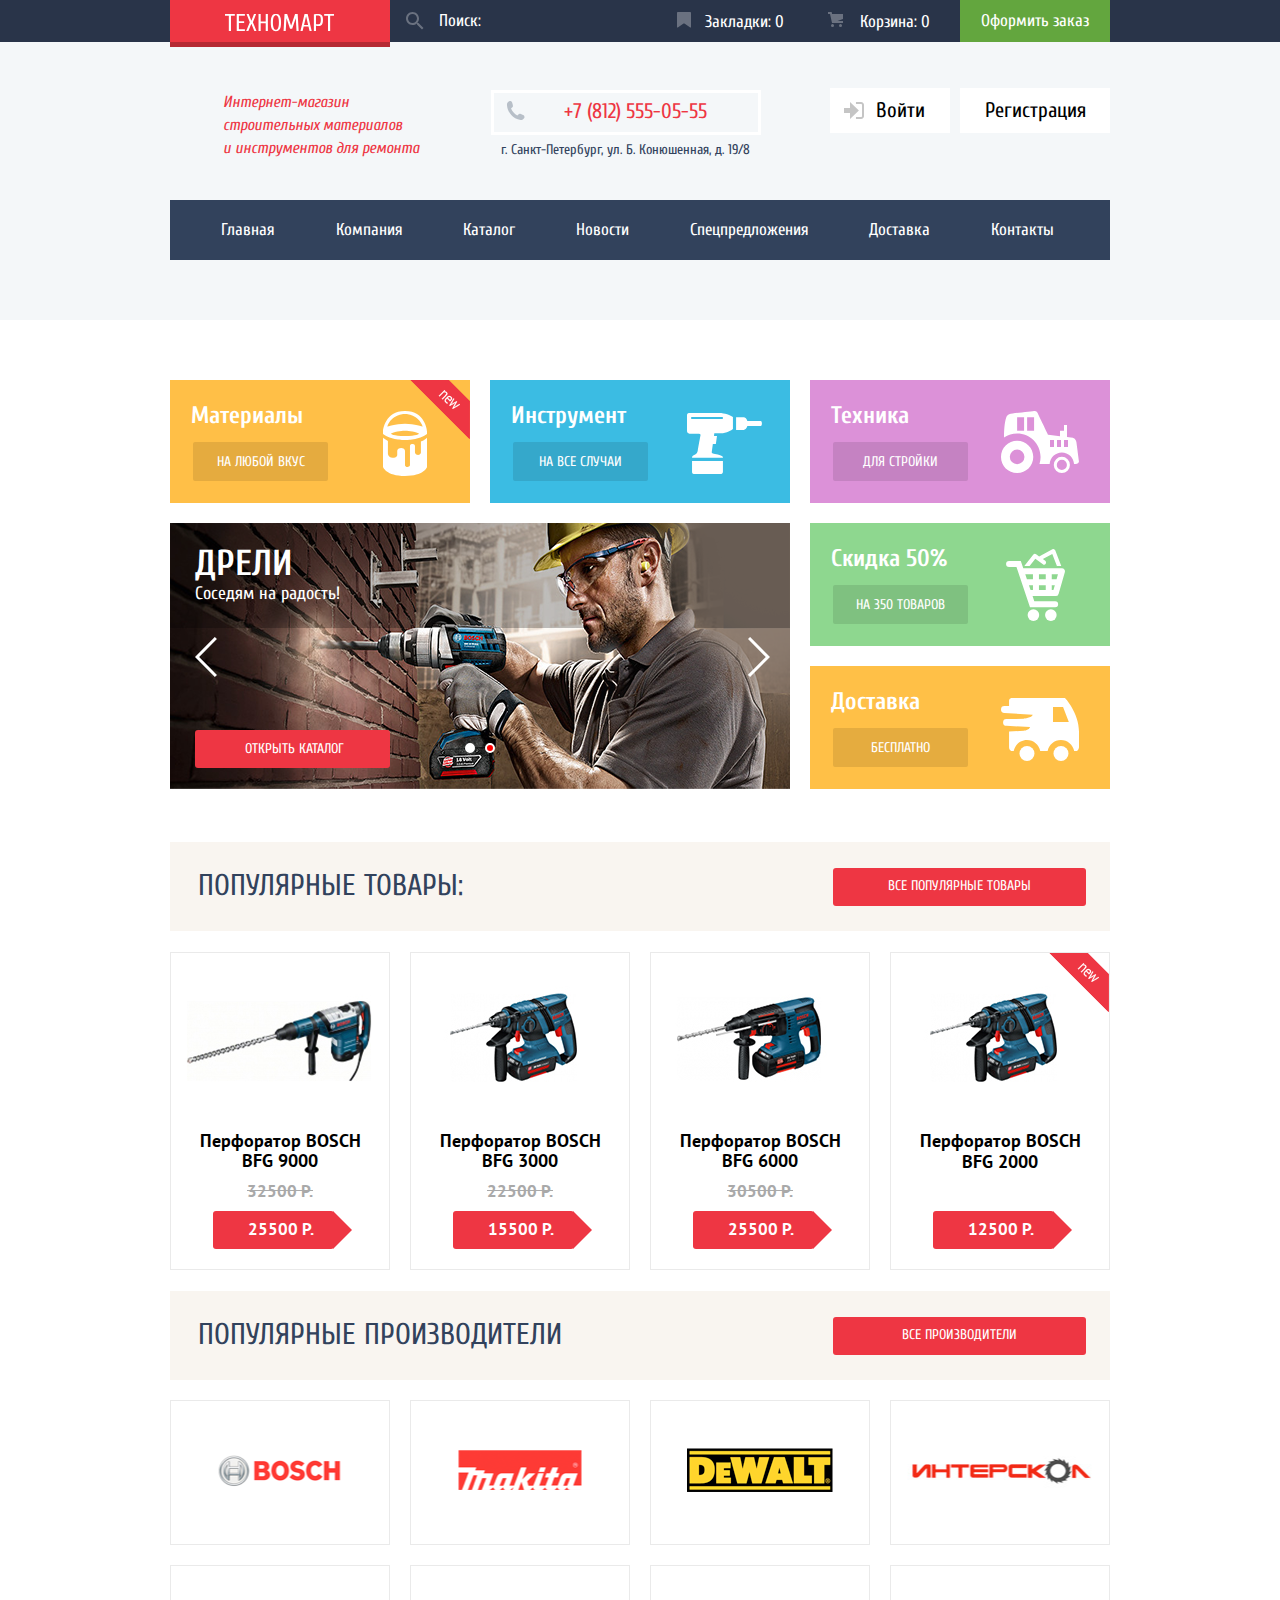
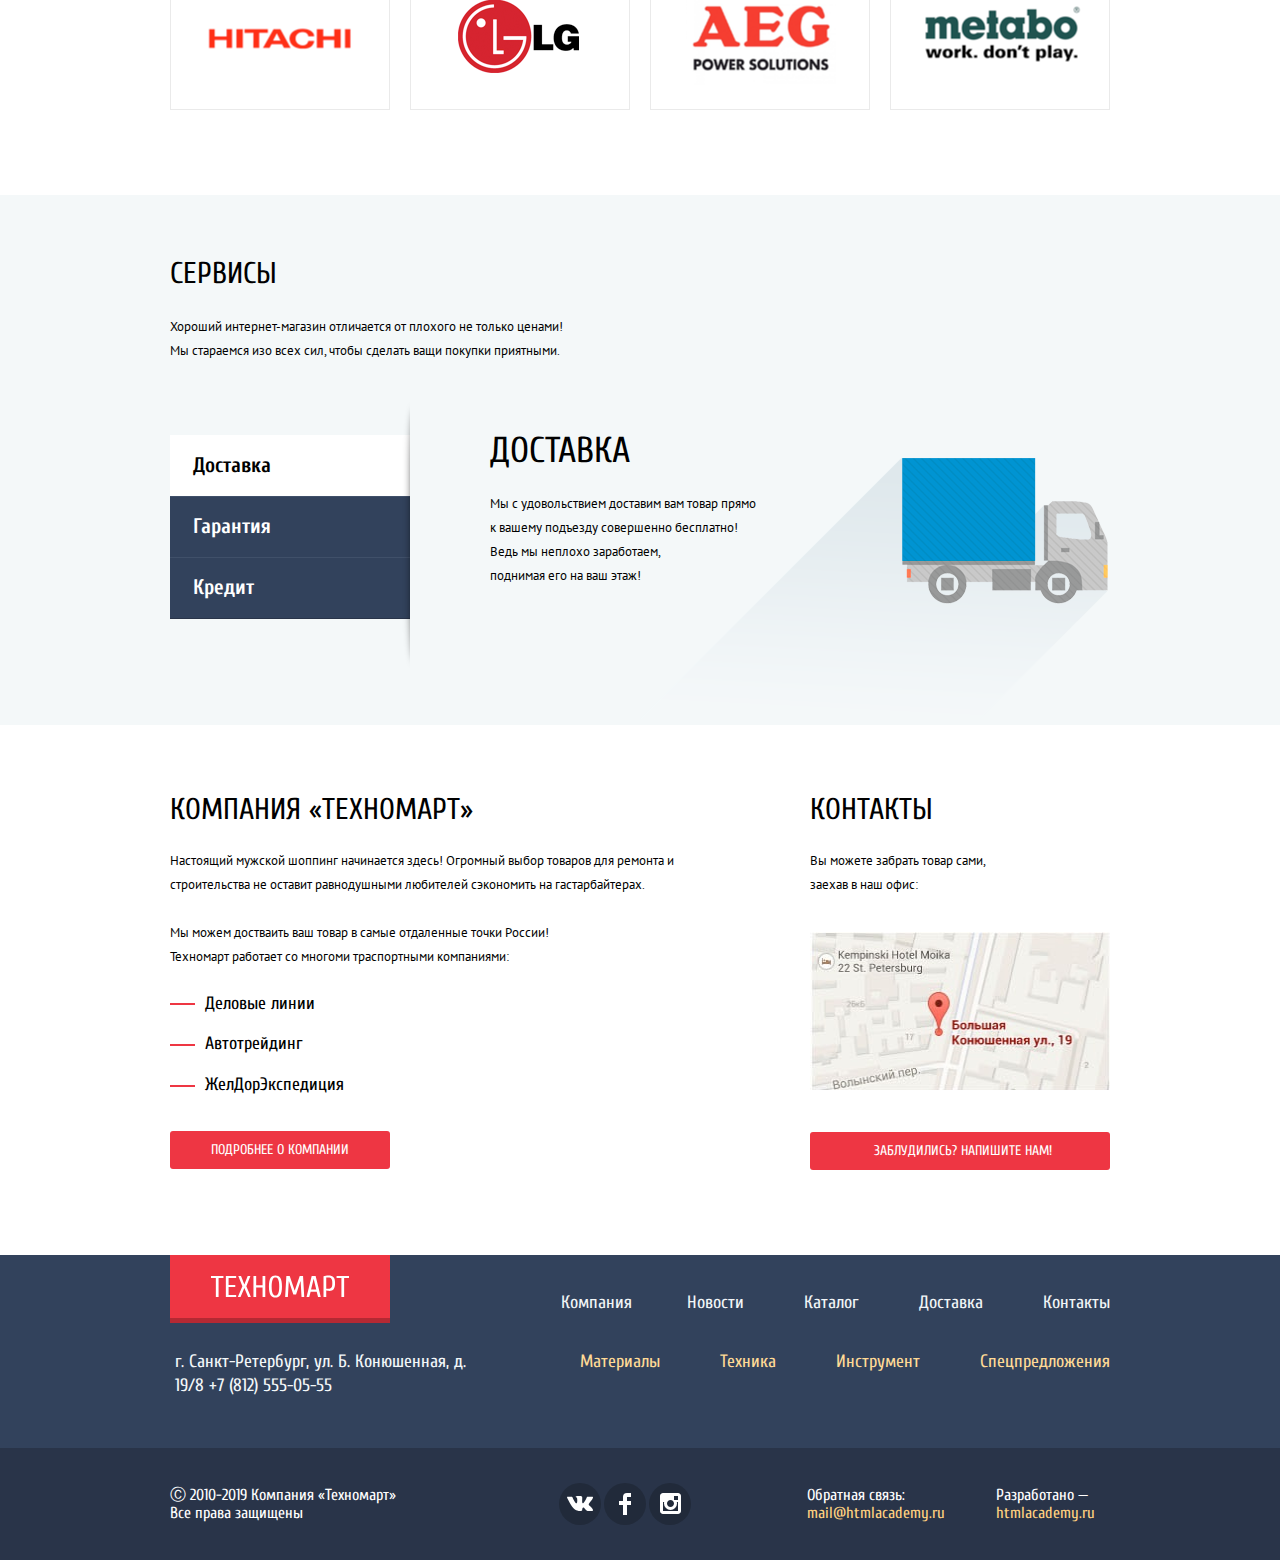
<file: index.html>
<!DOCTYPE html>
<html lang="ru">
<head>
  <meta charset="utf-8">
  <title>HTML Academy: Техномарт</title>
  <link rel="stylesheet" type="text/css" href="css/normalize.css">
  <link rel="stylesheet" type="text/css" href="css/main-mini.css">

  <link
    href="https://fonts.googleapis.com/css?family=Cuprum:400,400i,700,700i%7CPT+Sans:400,400i,700,700i&display=swap&subset=cyrillic"
    rel="stylesheet">
</head>
<body>

<header class="body-header">
  <section class="body-header-aid-panel">
    <div class="container aid-panel-wrapper">
      <a class="logo header-logo" href="index.html"><img width="109" height="19" src="img/logo-technomart.svg"
                                                         alt="logo"></a>
      <form class="body-header-search" action="#">
        <input type="search" class="search-field" id="search-field" placeholder="Поиск:">
        <label for="search-field">
          <span class="visually-hidden">Поле поиска</span>
          <svg xmlns="http://www.w3.org/2000/svg" width="24" height="24" viewBox="0 0 24 24">
            <path
              d="M15.5 14h-.79l-.28-.27C15.41 12.59 16 11.11 16 9.5 16 5.91 13.09 3 9.5 3S3 5.91 3 9.5 5.91 16 9.5 16c1.61 0 3.09-.59 4.23-1.57l.27.28v.79l5 4.99L20.49 19l-4.99-5zm-6 0C7.01 14 5 11.99 5 9.5S7.01 5 9.5 5 14 7.01 14 9.5 11.99 14 9.5 14z"/>
            <path d="M0 0h24v24H0z" fill="none"/>
          </svg>
        </label>
      </form>
      <a class="body-header-bookmark " href="#">Закладки: 0</a>
      <a class="body-header-basket " href="#">Корзина: 0</a>
      <a class="body-header-checkout" href="#">Оформить заказ</a>
    </div>
  </section>
  <section class="body-header-infologin container">
    <h1 class="visually-hidden">Интернет-магазин строительных материалов и инструментов для ремонта</h1>
    <div class="body-header-description">
      Интернет-магазин строительных материалов&#160;&#160; и инструментов для ремонта
    </div>
    <ul class="body-header-contacts">
      <li class="header-phone">
        <a href="#">+7 (812) 555-05-55</a>
      </li>
      <li class="header-address">г. Санкт-Петербург, ул. Б. Конюшенная, д. 19/8</li>
    </ul>
    <div class="head-user-navigation">
      <a class="head-login-link" href="#/">Войти</a>
      <a class="head-register-link" href="#/">Регистрация</a>
    </div>
  </section>

  <nav class="body-header-nav container">
    <ul>
      <li><a class="nav-link" href="#">Главная</a></li>
      <li><a class="nav-link" href="">Компания</a></li>
      <li><a class="nav-link" href="#">Каталог</a></li>
      <li><a class="nav-link" href="#">Новости</a></li>
      <li><a class="nav-link" href="#">Спецпредложения</a></li>
      <li><a class="nav-link" href="#">Доставка</a></li>
      <li><a class="nav-link" href="#">Контакты</a></li>
    </ul>
  </nav>

</header>
<main class="main-catalog">
  <section class="main-goods container">
    <h2 class="visually-hidden">Категории</h2>
    <ul class="categories-list-first-line">
      <li class="categories-materials">
        <h3 class="categories-h3">Материалы</h3>
        <a class="categories-a" href="#">на любой вкус</a>
      </li>
      <li class="categories-instruments">
        <h3 class="categories-h3">Инструмент</h3>
        <a class="categories-a" href="#">На все случаи</a>
      </li>
      <li class="categories-technic">
        <h3 class="categories-h3">Техника</h3>
        <a class="categories-a" href="#">Для стройки</a>
      </li>
    </ul>
    <ul class="categories-list-second-line">
      <li class="main-slideshow">
        <h2 class="visually-hidden">Избранные категории</h2>
        <button class="slider-button slider-left-button"><span class="visually-hidden">Влево</span></button>
        <button class="slider-button slider-right-button"><span class="visually-hidden">Влево</span></button>
        <div class="radios">
          <input class="radio-input1 visually-hidden" name="radions" type="radio" id="radio1">
          <label class="radio-style radio1" for="radio1"></label>
          <input class="radio-input2 visually-hidden" name="radions" type="radio" id="radio2" checked>
          <label class="radio-style radio2" for="radio2"></label>
        </div>
        <div class="slides">
          <div class="slide">
            <h3>Дрели</h3>
            <p>Соседям на радость!</p>
            <a class="red-button red-slide-button" href="catalog.html">открыть каталог</a>
          </div>
          <div class="slide">
            <h3>Перфораторы</h3>
            <p>Настоящие мужские игрушки</p>
            <a class="red-button red-slide-button" href="catalog.html" tabindex="-1">открыть каталог</a>
          </div>
        </div>
      </li>
      <li class="main-features">
        <ul class="features-list">
          <li class="feature-discount">
            <h3 class="categories-h3">Скидка 50%</h3>
            <a class="categories-a" href="#">На 350 товаров</a>
          </li>
          <li class="feature-free-delivery">
            <h3 class="categories-h3">Доставка</h3>
            <a class="categories-a" href="#">Бесплатно</a>
          </li>
        </ul>
      </li>
    </ul>
  </section>

  <section class="popular-items-section container">
    <h2 class="visually-hidden">Популярыне товары</h2>
    <div class="popular-items">
      <h3>Популярные товары:</h3>
      <a class="red-button red-button-popular" href="#">Все популярные товары</a>
    </div>
    <ul class="main-popular-items">
      <li class="item-card">
        <img src="img/perforator_3.png" width="218" height="170" alt="Перфоратор BOSCH BFG 9000">
        <div class="links-container">
          <a href="#" class="buy-button" tabindex="-1">Купить</a>
          <button class="bookmark-button" type="button" tabindex="-1">В закладки</button>
        </div>

        <h3>Перфоратор BOSCH BFG 9000</h3>
        <p>
          32500 Р.
        </p>
        <a class="red-button price-button" href="#">25500 P.</a>
      </li>
      <li class="item-card">
        <img src="img/perforator_1.png" alt="Перфоратор BOSCH BFG 3000" width="218" height="170">
        <div class="links-container">
          <a href="#" class="buy-button" tabindex="-1">Купить</a>
          <button class="bookmark-button" type="button" tabindex="-1">В закладки</button>
        </div>
        <h3>Перфоратор BOSCH BFG 3000</h3>
        <p>
          22500 Р.
        </p>
        <a class="red-button price-button" href="#">15500 Р.</a>
      </li>
      <li class="item-card">
        <img src="img/drill2.png" alt="Перфоратор BOSCH BFG 6000" height="170" width="218">
        <div class="links-container">
          <a href="#" class="buy-button" tabindex="-1">Купить</a>
          <button class="bookmark-button" type="button" tabindex="-1">В закладки</button>
        </div>
        <h3>Перфоратор BOSCH BFG 6000</h3>
        <p>
          30500 Р.
        </p>
        <a class="red-button price-button" href="#">25500 P.</a>
      </li>
      <li class="item-card no-discount new-item">
        <img src="img/perforator_1.png" alt="Фото товара" width="218" height="170">
        <div class="links-container">
          <a href="#" class="buy-button" tabindex="-1">Купить</a>
          <button class="bookmark-button" type="button" tabindex="-1">В закладки</button>
        </div>
        <h3>Перфоратор BOSCH BFG 2000</h3>
        <a class="red-button price-button" href="#">12500 P.</a>
      </li>
    </ul>
  </section>
  <section class="container">
    <h2 class="visually-hidden">Производители</h2>
    <div class="popular-items">
      <h3>Популярные производители</h3>
      <a class="red-button red-button-popular" href="#">Все производители</a>
    </div>

    <ul class="main-items-prodicers-list">
      <li class="main-items-prodicers-list-line"><a href="#"><img src="img/bosch.png" width="126" height="37"
                                                                  alt="Bosch"></a></li>
      <li class="main-items-prodicers-list-line"><a href="#"><img src="img/makita.png" width="123" height="40"
                                                                  alt="Makita"></a></li>
      <li class="main-items-prodicers-list-line"><a href="#"><img src="img/dewalt.png" width="146" height="44"
                                                                  alt="DeWALT"></a></li>
      <li class="main-items-prodicers-list-line"><a href="#"><img src="img/interskol.png" width="200" height="88"
                                                                  alt="Интерскол"></a></li>
      <li class="main-items-prodicers-list-line"><a href="#"><img src="img/hitachi.png" width="169" height="31"
                                                                  alt="Hitachi"></a></li>
      <li class="main-items-prodicers-list-line"><a href="#"><img src="img/lg.png" width="121" height="73" alt="LG"></a>
      </li>
      <li class="main-items-prodicers-list-line"><a href="#"><img src="img/aeg.png" width="151" height="96"
                                                                  alt="AEG"></a></li>
      <li class="main-items-prodicers-list-line"><a href="#"><img src="img/metabo.png" width="204" height="69"
                                                                  alt="Metabo"></a></li>
    </ul>
  </section>
  <section class="main-services-delivery">
    <div class="service-wrapper container">
      <h2>Сервисы</h2>
      <p>Хороший интернет-магазин отличается от плохого не только ценами!
        Мы стараемся изо всех сил, чтобы сделать ващи покупки приятными.
      </p>
      <input class="radio-credit visually-hidden" name="services-radio" type="radio" id="credit-radio" tabindex="-1">
      <input class="radio-delivery visually-hidden" name="services-radio" type="radio" id="delivery-radio" checked
             tabindex="-1">
      <input class="radio-guarantee visually-hidden" name="services-radio" type="radio" id="guarantee-radio"
             tabindex="-1">
      <ul class="multi-choice-content">
        <li>
          <div class="service-radios">

            <label class="radio-service delivery-radio-lbl" for="delivery-radio" tabindex="1">Доставка</label>

            <label class="radio-service guarantee-radio-lbl" for="guarantee-radio" tabindex="1">Гарантия</label>

            <label class="radio-service credit-radio-lbl" for="credit-radio" tabindex="1">Кредит</label>
          </div>
        </li>
        <li class="main-services-desc">
          <div class="main-services-desc-wrapper">
            <div class="delivery">
              <h3 class="h-header">Доставка</h3>
              <p class="p-content">
                Мы с удовольствием доставим вам товар прямо<br> к вашему подъезду совершенно бесплатно!
                &#160; &#160; &#160; Ведь мы неплохо заработаем,<br> поднимая его на ваш этаж!
              </p>
            </div>

            <div class="guarantee">
              <h3 class="h-header">Гарантия</h3>
              <p class="p-content">
                Если купленный у нас товар поломается или заискрит,<br>
                а также в случае пожара, спровоцированного его возгаранием, вы всегда можете быть уверены в нашей
                гарантии. Мы обменяем сгоревший товар на новый.<br>
                Дом уж восстановите как-нибудь сами.
              </p>
            </div>
            <div class="credit">
              <h3 class="h-header">Кредит</h3>
              <p class="p-content">
                Залезть в долговую яму стало проще!<br>
                Кредитные консультанты придут вам на помощь.
              </p>
            </div>
          </div>
        </li>
      </ul>
    </div>
  </section>
  <section class="main-about-us container">
    <h2 class="visually-hidden">О нас</h2>
    <div class="main-about-us-and-contacts">
      <div class="about-us">
        <h3>Компания &laquo;Техномарт&raquo;</h3>
        <p class="about-us-p">
          Настоящий мужской шоппинг начинается здесь!
          Огромный выбор товаров для ремонта и строительства не оставит равнодушными любителей сэкономить на
          гастарбайтерах.

        </p>
        <p class="about-us-p">
          Мы можем достваить ваш товар в самые отдаленные точки России!
          Техномарт работает со многоми траспортными компаниями:
        </p>
        <ul class="main-about-us-cplist">
          <li>
            <div class="red-line"></div>
            <span>Деловые линии</span>
          </li>
          <li>
            <div class="red-line"></div>
            <span>Автотрейдинг</span>
          </li>
          <li>
            <div class="red-line"></div>
            <span>ЖелДорЭкспедиция</span>
          </li>
        </ul>
        <a class="red-button about-us-button" href="#">Подробнее о компании</a>
      </div>
      <div class="contacts">
        <h3>Контакты</h3>
        <p class="about-us-p">Вы можете забрать товар сами, заехав в наш офис:</p>

        <a class="small-map"
           href="https://www.google.com/maps/place/%D0%91%D0%BE%D0%BB%D1%8C%D1%88%D0%B0%D1%8F+%D0%9A%D0%BE%D0%BD%D1%8E%D1%88%D0%B5%D0%BD%D0%BD%D0%B0%D1%8F+%D1%83%D0%BB.,+19%2F8,+%D0%A1%D0%B0%D0%BD%D0%BA%D1%82-%D0%9F%D0%B5%D1%82%D0%B5%D1%80%D0%B1%D1%83%D1%80%D0%B3,+191186/@59.9387165,30.3208587,17z/data=!3m1!4b1!4m5!3m4!1s0x4696310fca145cc1:0x42b32648d8238007!8m2!3d59.9387165!4d30.3230474"><img
          width="300" height="158" class="contacts-map" src="img/address-map.jpg" alt="Карта"></a>

        <a class="red-button write-us-red-button" href="form.html">Заблудились? Напишите нам!</a>

      </div>
    </div>

    <div class="modal-map">
      <button class="write-us-close" tabindex="-1"><span class="visually-hidden">Закрыть</span></button>

    </div>
  </section>
</main>

<footer class="main-footer">
  <section class="footer-bottom-links">
    <div class="footer-bottom-links-wrapper container">
      <div class="first-links-block">
        <a class="logo" href="index.html"><img width="138" height="23" src="img/logo-technomart.svg" alt="logo"></a>
        <ul class="footer-links-block-1">
          <li class="footer-links-block-1-line"><a href="#">Компания</a></li>
          <li class="footer-links-block-1-line"><a href="#">Новости</a></li>
          <li class="footer-links-block-1-line"><a href="#">Каталог</a></li>
          <li class="footer-links-block-1-line"><a href="#">Доставка</a></li>
          <li class="footer-links-block-1-line"><a href="#">Контакты</a></li>

        </ul>
      </div>
      <div class="second-links-block">
        <p>г. Санкт-Ретербург, ул. Б. Конюшенная, д. 19/8
          +7 (812) 555-05-55
        </p>
        <ul class="footer-links-block-2">
          <li class="footer-links-block-2-line"><a class="materialy" href="#">Материалы</a></li>
          <li class="footer-links-block-2-line"><a href="#">Техника</a></li>
          <li class="footer-links-block-2-line"><a href="#">Инструмент</a></li>
          <li class="footer-links-block-2-line"><a href="#">Спецпредложения</a></li>
        </ul>
      </div>
    </div>
  </section>


  <section class="footer-rights-block container">
    <p>
      &#9400; 2010-2019 Компания &laquo;Техномарт&raquo;
      Все права защищены
    </p>

    <ul class="footer-social">
      <li><span class="visually-hidden">Вконтакте</span> <a class="social-button vk" href=""> </a></li>
      <li><span class="visually-hidden">Фейсбук</span><a class="social-button fb" href=""></a></li>
      <li><span class="visually-hidden">Инстаграм</span><a class="social-button insta" href=""></a></li>
    </ul>
    <ul class="footer-feedback">
      <li>
        <b>Обратная связь:</b>
        <a class="feedback-link" href="mailto:mail@htmlacademy.ru">mail@htmlacademy.ru</a>
      </li>
      <li>
        <b>Разработано —</b>
        <a class="feedback-link" href="https://htmlacademy.ru/intensive/htmlcss">htmlacademy.ru</a>
      </li>

    </ul>
  </section>
</footer>

<section class="window-write-us">
  <button class="write-us-close" tabindex="-1"><span class="visually-hidden">Закрыть</span></button>
  <div class="white-us-header">

    <p class="block-input">
      <label for="write-us-form-name">Ваше имя:</label>
      <input type="text" name="write-us-name" placeholder="Имя Фамилия" id="write-us-form-name"
             tabindex="-1">
    </p>
    <p class="block-input">
      <label for="write-us-form-email">Ваш e-mail:</label>
      <input type="email" name="write-us-email" placeholder="email@example.com" id="write-us-form-email"
             tabindex="-1">
    </p>

  </div>
  <p class="block-textarea">
    <label for="write-us-message">Текст письма:</label>
    <textarea name="write-us-message" placeholder="В свободной форме" id="write-us-message" tabindex="-1"></textarea>
  </p>
  <p class="block-button">
    <button type="submit" class="red-button white-us-button" tabindex="-1">Отправить</button>
  </p>

</section>

<script type="text/javascript" src="js/script-mini.js"></script>
</body>

</html>
</file>
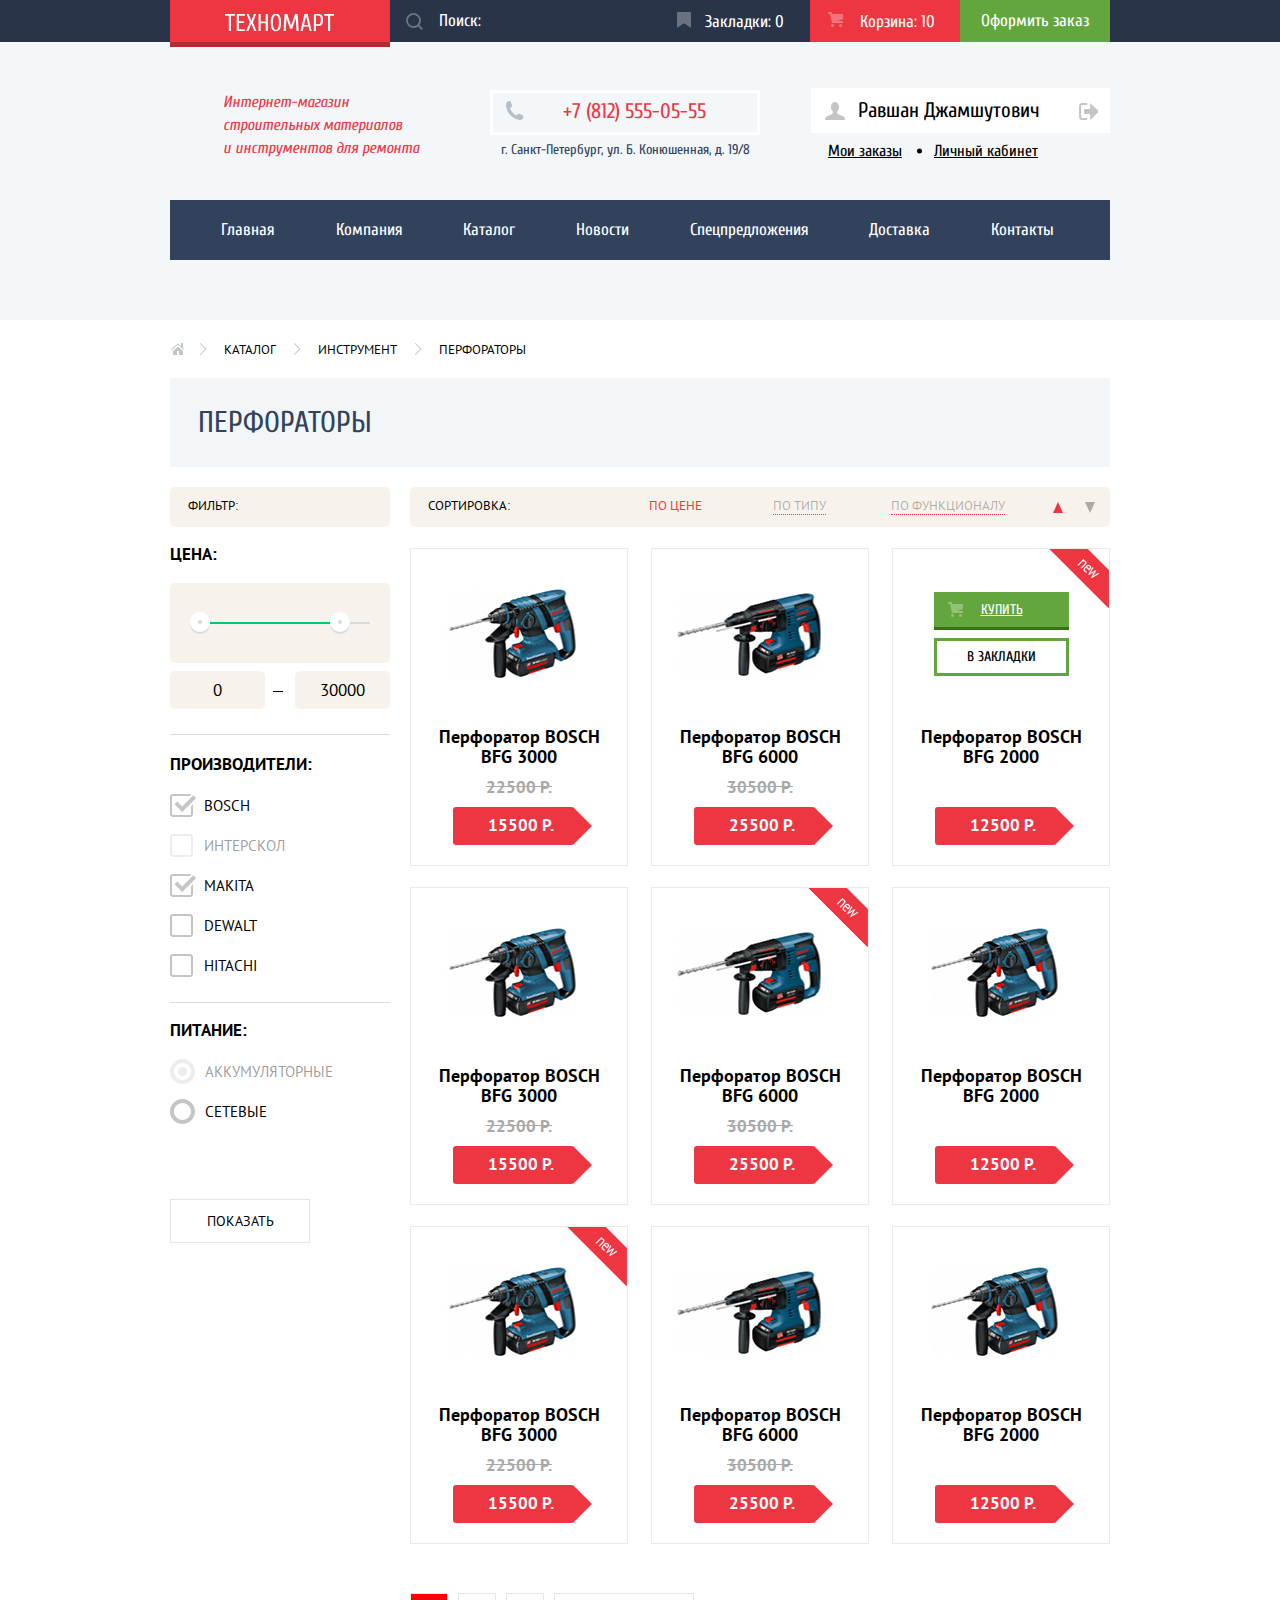
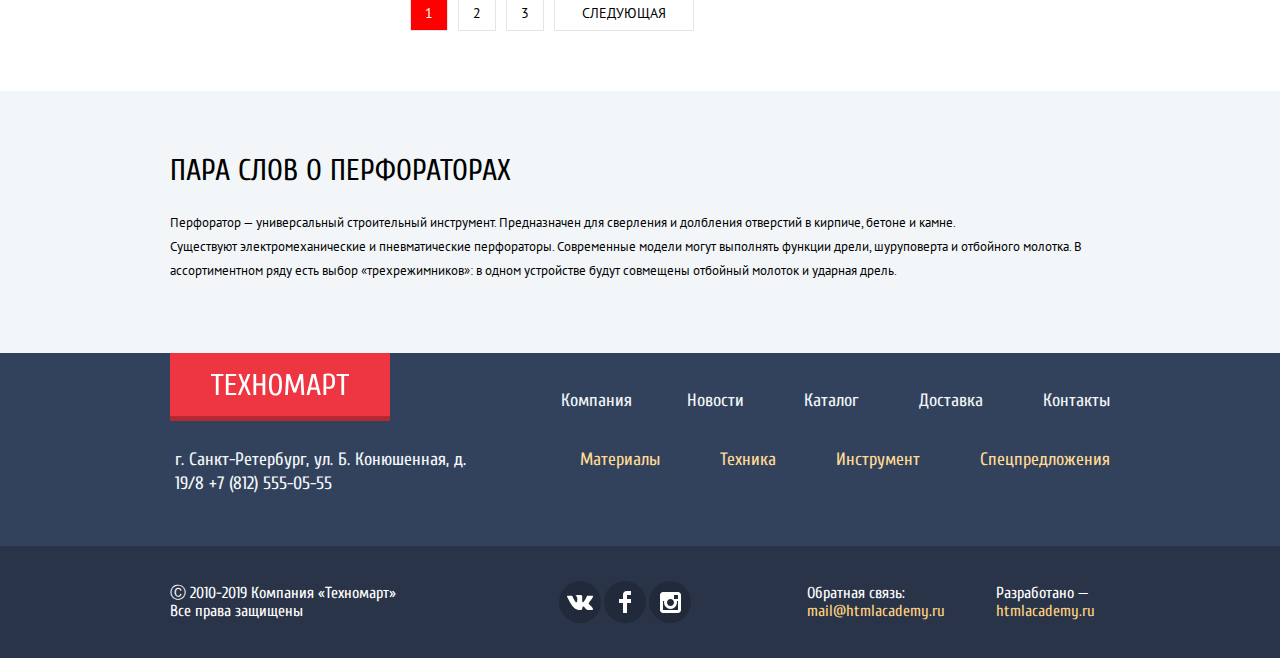
<file: catalog.html>
<!DOCTYPE html>
<html lang="en">
<head>
  <meta charset="UTF-8">
  <title>Технопарк-каталог</title>
  <link rel="stylesheet" type="text/css" href="css/normalize.css">
  <link rel="stylesheet" type="text/css" href="css/main-mini.css">

  <link
    href="https://fonts.googleapis.com/css?family=Cuprum:400,400i,700,700i%7CPT+Sans:400,400i,700,700i&display=swap&subset=cyrillic"
    rel="stylesheet">

</head>
<body>

<header class="body-header">
  <section class="body-header-aid-panel">
    <div class="container aid-panel-wrapper">

      <a class="logo header-logo" href="index.html"><img width="109" height="19" src="img/logo-technomart.svg"
                                                         alt="logo"></a>
      <form class="body-header-search" action="#">
        <input type="search" class="search-field" id="search-field" placeholder="Поиск:">
        <label for="search-field">
          <span class="visually-hidden">Поле поиска</span>
          <svg xmlns="http://www.w3.org/2000/svg" width="17" height="17" viewBox="0 0 17 17">
            <path
              d="M17 15.586l-3.542-3.542A7.465 7.465 0 0 0 15 7.5 7.5 7.5 0 1 0 7.5 15c1.71 0 3.282-.579 4.544-1.542L15.586 17 17 15.586zM2 7.5C2 4.467 4.467 2 7.5 2 10.532 2 13 4.467 13 7.5c0 3.032-2.468 5.5-5.5 5.5A5.506 5.506 0 0 1 2 7.5z"/>
          </svg>
        </label>
      </form>
      <a class="body-header-bookmark " href="#">Закладки: 0</a>
      <a class="body-header-basket body-header-basket-fill" href="#">Корзина: 10</a>

      <a class="body-header-checkout" href="#">Оформить заказ</a>
    </div>
  </section>
  <section class="body-header-infologin container">
    <h1 class="visually-hidden">Интернет-магазин строительных материалов и инструментов для ремонта</h1>
    <div class="body-header-description">
      Интернет-магазин строительных материалов&#160;&#160; и инструментов для ремонта
    </div>
    <ul class="body-header-contacts">
      <li class="header-phone">
        <a href="tel:78125550555">+7 (812) 555-05-55</a>
      </li>
      <li class="header-address">г. Санкт-Петербург, ул. Б. Конюшенная, д. 19/8</li>
    </ul>
    <div class="head-user-navigation head-user-navigation-catalog">
      <a class="head-login-link head-login-link-catalog" href="index.html">Равшан Джамшутович</a>
      <a class="logout-link" href="index.html"><span class="visually-hidden">Выйти</span></a>
      <ul>
        <li class="head-user-navigation-catalog-lines"><a href="#">Мои заказы</a></li>
        <li class="head-user-navigation-catalog-lines"><a href="#">Личный кабинет</a></li>

      </ul>
    </div>
  </section>

  <nav class="body-header-nav container">
    <ul>
      <li><a class="nav-link" href="#">Главная</a></li>
      <li><a class="nav-link" href="">Компания</a></li>
      <li><a class="nav-link" href="#">Каталог</a></li>
      <li><a class="nav-link" href="#">Новости</a></li>
      <li><a class="nav-link" href="#">Спецпредложения</a></li>
      <li><a class="nav-link" href="#">Доставка</a></li>
      <li><a class="nav-link" href="#">Контакты</a></li>

    </ul>
  </nav>
</header>
<main class="main-catalog">
  <div class="main-catalog-items-filter container">
    <div class="main-catalog-navigation-block container">
      <ul class="main-catalog-navigation-links">
        <li><span class="visually-hidden">На Главную</span><a href="index.html"></a></li>
        <li>
          <a href="#">Каталог</a>
        </li>
        <li>
          <a href="#">Инструмент</a>
        </li>
        <li>
          <a href="#">Перфораторы</a>
        </li>

      </ul>
    </div>
    <div class="main-header-block">
      <h2>Перфораторы</h2>
    </div>

    <section class="items-filter">
      <h2 class="filter-header">Фильтр:</h2>
      <form class="items-filter-form">
        <h3 class="filter-headers filter-price-h">Цена:</h3>
        <ul class="filter-price">
          <li class="range-box">
            <ul class="range-toggle">
              <li></li>
              <li></li>
            </ul>
          </li>
          <li class="filter-first-price"><input name="first-filter-price" type="text" value="0"></li>
          <li class="filter-second-price"><input name="second-filter-price" type="text" value="30000"></li>

        </ul>
        <h3 class="filter-headers">Производители:</h3>
        <ul class="producers-list">
          <li>
            <input class="visually-hidden" type="checkbox" name="filter-checkbox-bosh" value="BOSH" id="bosh-checkbox"
                   checked>
            <label for="bosh-checkbox" class="checkbox-filter bosh">BOSСH</label>
          </li>
          <li>
            <input class="visually-hidden" type="checkbox" value="ИНТЕРСКОЛ" name="filter-checkbox-inter"
                   id="inter-checkbox" disabled>
            <label for="inter-checkbox" class="checkbox-filter interskol">ИНТЕРСКОЛ</label>
          </li>
          <li>
            <input class="visually-hidden" type="checkbox" value="MAKITA" name="filter-checkbox-makita"
                   id="makita-checkbox" checked>
            <label class="checkbox-filter makita" for="makita-checkbox">MAKITA</label>
          </li>
          <li>
            <input class="visually-hidden" type="checkbox" value="DEWALT" name="filter-checkbox-dewalt"
                   id="dewalt-checkbox">
            <label class="checkbox-filter dewalt" for="dewalt-checkbox">DEWALT</label>
          </li>
          <li>
            <input class="visually-hidden" type="checkbox" value="HITACHI" name="filter-checkbox-hitachi"
                   id="hitachi-checkbox">
            <label class="checkbox-filter hitachi" for="hitachi-checkbox">HITACHI</label>
          </li>
        </ul>
        <h3 class="filter-headers filter-food-h">Питание:</h3>
        <ul class="items-filter-form-charge-list">
          <li>
            <input class="visually-hidden" type="radio" id="radio-akum" name="items-radio" value="АККУМУЛЯТОРНОЕ"
                   checked disabled>
            <label class="radio-filter battery" for="radio-akum">АККУМУЛЯТОРНЫЕ</label>
          </li>
          <li>
            <input class="visually-hidden" type="radio" id="radio-dial" name="items-radio" value="СЕТЕВОЕ">
            <label class="radio-filter dial" for="radio-dial">СЕТЕВЫЕ</label>
          </li>
        </ul>
        <button class="filter-button" type="submit">ПОКАЗАТЬ</button>
      </form>

    </section>
    <section class="items">
      <div class="sorting-panel">
        <h2>Сортировка:</h2>
        <ul>
          <li class="sorting-panel-item">
            <a href="#" class="sort-button clicked-button">по цене</a>
          </li>
          <li class="sorting-panel-item">
            <a href="#" class="sort-button">по типу</a>
          </li>
          <li class="sorting-panel-item">
            <a href="#" class="sort-button"> по функционалу</a>
          </li>
          <li class="sorting-panel-item">
            <a class="triangle-button clicked-triangle"><span
              class="visually-hidden">Сортировка по возрастанию</span></a>
            <a class="triangle-button"><span class="visually-hidden">Сортировка по убыванию</span></a>
          </li>
        </ul>
      </div>

      <ul class="main-popular-items items-list">
        <li class="item-card">
          <img src="img/perforator_1.png" alt="Фото товара" width="218" height="170">
          <div class="links-container">
            <a href="#" class="buy-button" tabindex="-1">Купить</a>
            <button class="bookmark-button" type="button" tabindex="-1">В закладки</button>
          </div>
          <h3>Перфоратор BOSCH BFG 3000</h3>
          <p>
            22500 Р.
          </p>
          <a class="red-button price-button" href="#">15500 P.</a>
        </li>
        <li class="item-card">
          <img src="img/perforator_2.png" width="218" height="170" alt="Перфоратор BOSCH BFG 6000">
          <div class="links-container">
            <a href="#" class="buy-button" tabindex="-1">Купить</a>
            <button class="bookmark-button" type="button" tabindex="-1">В закладки</button>
          </div>
          <h3>Перфоратор BOSCH BFG 6000</h3>
          <p>
            30500 Р.
          </p>
          <a class="red-button price-button" href="#">25500 Р.</a>
        </li>
        <li class="item-card new-item no-discount active-links-container">
          <img src="img/perforator_2.png" alt="Фото товара" width="218" height="170">
          <div class="links-container">
            <a href="#" class="buy-button" tabindex="-1">Купить</a>
            <button class="bookmark-button" type="button" tabindex="-1">В закладки</button>
          </div>
          <h3>Перфоратор BOSCH BFG 2000</h3>
          <a class="red-button price-button" href="#">12500 P.</a>
        </li>
        <li class="item-card ">
          <img src="img/perforator_1.png" alt="Фото товара" width="218" height="170">
          <div class="links-container">
            <a href="#" class="buy-button" tabindex="-1">Купить</a>
            <button class="bookmark-button" type="button" tabindex="-1">В закладки</button>
          </div>
          <h3>Перфоратор BOSCH BFG 3000</h3>
          <p>
            22500 Р.
          </p>
          <a class="red-button price-button" href="#">15500 P.</a>
        </li>
        <li class="item-card new-item">
          <img src="img/perforator_2.png" alt="Фото товара" width="218" height="170">
          <div class="links-container">
            <a href="#" class="buy-button" tabindex="-1">Купить</a>
            <button class="bookmark-button" type="button" tabindex="-1">В закладки</button>
          </div>
          <h3>Перфоратор BOSCH BFG 6000</h3>
          <p>
            30500 Р.
          </p>
          <a class="red-button price-button" href="#">25500 Р.</a>
        </li>
        <li class="item-card no-discount ">
          <img src="img/perforator_1.png" alt="Перфоратор BOSCH BFG 2000" width="218" height="170">
          <div class="links-container">
            <a href="#" class="buy-button" tabindex="-1">Купить</a>
            <button class="bookmark-button" type="button" tabindex="-1">В закладки</button>
          </div>
          <h3>Перфоратор BOSCH BFG 2000</h3>
          <a class="red-button price-button" href="#">12500 P.</a>
        </li>
        <li class="item-card new-item">
          <img src="img/perforator_1.png" alt="Фото товара" width="218" height="170">
          <div class="links-container">
            <a href="#" class="buy-button" tabindex="-1">Купить</a>
            <button class="bookmark-button" type="button" tabindex="-1">В закладки</button>
          </div>
          <h3>Перфоратор BOSCH BFG 3000</h3>
          <p>
            22500 Р.

          </p>
          <a class="red-button price-button" href="#">15500 P.</a>
        </li>
        <li class="item-card">
          <img src="img/perforator_2.png" alt="Фото товара" width="218" height="170">
          <div class="links-container">
            <a href="#" class="buy-button" tabindex="-1">Купить</a>
            <button class="bookmark-button" type="button" tabindex="-1">В закладки</button>
          </div>
          <h3>Перфоратор BOSCH BFG 6000</h3>

          <p>
            30500 Р.
          </p>
          <a class="red-button price-button" href="#">25500 Р.</a>
        </li>
        <li class="item-card no-discount">
          <img src="img/perforator_1.png" alt="Фото товара" width="218" height="170">
          <div class="links-container">
            <a href="#" class="buy-button" tabindex="-1">Купить</a>
            <button class="bookmark-button" type="button" tabindex="-1">В закладки</button>
          </div>
          <h3>Перфоратор BOSCH BFG 2000</h3>
          <a class="red-button price-button" href="#">12500 P.</a>
        </li>
      </ul>
      <ul class="item-pages">
        <li class="item-pages-line catalog-current-page"><a href="">1</a></li>
        <li class="item-pages-line"><a href="">2</a></li>
        <li class="item-pages-line"><a href="">3</a></li>
        <li class="item-pages-line"><a href="">Следующая</a></li>
      </ul>
    </section>
  </div>

  <section class="goods-description">
    <div class="goods-description-wrapper container">
      <h2>ПАРА СЛОВ О ПЕРФОРАТОРАХ </h2>
      <p>

        Перфоратор — универсальный строительный инструмент. Предназначен для сверления и долбления отверстий в кирпиче,
        бетоне и камне.<br>
        Существуют электромеханические и пневматические перфораторы. Современные модели могут выполнять функции дрели,
        шуруповерта и отбойного молотка. В ассортиментном ряду есть выбор «трехрежимников»: в одном устройстве будут
        совмещены отбойный молоток и ударная дрель.</p>

    </div>
  </section>
</main>

<footer class="main-footer">
  <section class="footer-bottom-links">
    <div class="footer-bottom-links-wrapper container">
      <div class="first-links-block">
        <a class="logo" href="index.html"><img width="138" height="23" src="img/logo-technomart.svg" alt="logo"></a>
        <ul class="footer-links-block-1">
          <li class="footer-links-block-1-line"><a href="#">Компания</a></li>
          <li class="footer-links-block-1-line"><a href="#">Новости</a></li>
          <li class="footer-links-block-1-line"><a href="#">Каталог</a></li>
          <li class="footer-links-block-1-line"><a href="#">Доставка</a></li>
          <li class="footer-links-block-1-line"><a href="#">Контакты</a></li>
        </ul>
      </div>
      <div class="second-links-block">
        <p>г. Санкт-Ретербург, ул. Б. Конюшенная, д. 19/8
          +7 (812) 555-05-55
        </p>
        <ul class="footer-links-block-2">
          <li class="footer-links-block-2-line"><a href="#">Материалы</a></li>
          <li class="footer-links-block-2-line"><a href="#">Техника</a></li>
          <li class="footer-links-block-2-line"><a href="#">Инструмент</a></li>
          <li class="footer-links-block-2-line"><a href="#">Спецпредложения</a></li>
        </ul>
      </div>
    </div>
  </section>


  <section class="footer-rights-block container">
    <p>
      &#9400; 2010-2019 Компания &laquo;Техномарт&raquo;
      Все права защищены
    </p>

    <ul class="footer-social">
      <li><span class="visually-hidden">Вконтакте</span> <a class="social-button vk" href=""> </a></li>
      <li><span class="visually-hidden">Фейсбук</span><a class="social-button fb" href=""></a></li>
      <li><span class="visually-hidden">Инстаграм</span><a class="social-button insta" href=""></a></li>
    </ul>
    <ul class="footer-feedback">
      <li>
        <b>Обратная связь:</b>
        <a class="feedback-link" href="mailto:mail@htmlacademy.ru">mail@htmlacademy.ru</a>
      </li>
      <li>
        <b>Разработано —</b>
        <a class="feedback-link" href="https://htmlacademy.ru/intensive/htmlcss">htmlacademy.ru</a>
      </li>

    </ul>
  </section>
</footer>

<section class="window-write-us confirmation-message-block">
  <button class="write-us-close form-close-button"></button>
  <p>
    Товар добавлен в корзину!
  </p>
  <div class="block-button confirmation-button-block">

    <button class="red-button checkout-button" tabindex="-1">ОФОРМИТЬ ЗАКАЗ</button>
    <button class="red-button proceed-button" tabindex="-1">ПРОДОЛЖИТЬ ПОКУПКИ</button>
  </div>
</section>

<script src="js/script-mini.js"></script>

</body>
</html>
</file>
<file: css/main-mini.css>
.visually-hidden:not(:focus):not(:active),input[type="checkbox"].visually-hidden,input[type="radio"].visually-hidden{position:absolute;width:1px;height:1px;margin:-1px;border:0;padding:0;white-space:nowrap;clip-path:inset(100%);clip:rect(0 0 0 0);overflow:hidden}.container{width:940px;margin:0 auto;padding:0 10px}.body-header{background-color:#f4f7f9;margin:auto;box-sizing:border-box;padding-bottom:60px}.body-header-aid-panel{margin:auto;background-color:#293449}.aid-panel-wrapper{display:-webkit-flex;display:-moz-flex;display:-ms-flex;display:-o-flex;display:flex;justify-content:flex-start;align-items:center;flex-wrap:wrap;-webkit-flex-wrap:wrap;-moz-flex-wrap:wrap;-ms-flex-wrap:wrap;-o-flex-wrap:wrap}.body-header-search{width:270px;position:relative;margin-left:0;align-self:stretch}.search-field{-webkit-appearance:textfield;display:block;-webkit-box-sizing:border-box;-moz-box-sizing:border-box;box-sizing:border-box;padding:0 20px 0 49px;width:100%;height:100%;color:#fff;background-color:#293449;border:0}.search-field::placeholder{font-family:Cuprum,Arial,sans-serif;color:#fff;font-size:17px}.body-header-search label{position:absolute;top:0;left:0;display:flex;flex-direction:column;justify-content:center;align-items:center;width:49px;height:100%;opacity:.3;fill:#fff;cursor:pointer;outline:blue}.search-field:hover + label{opacity:1}.search-field:focus{color:#000;background-color:#fff}.search-field:focus + label{opacity:1;fill:red}.body-header-bookmark{width:150px;box-sizing:border-box;white-space:nowrap;padding-top:12px;padding-left:45px;align-self:stretch;position:relative;font-family:Cuprum,Arial,sans-serif;font-size:17px;color:#fff;text-decoration:none}.body-header-bookmark::before{position:absolute;left:17px;content:"";width:14px;height:16px;opacity:.3;background:url(../img/icon-bookmark.svg) no-repeat}.body-header-bookmark:hover::before{opacity:1}.body-header-bookmark:hover{background:#293449}.body-header-bookmark:active{opacity:.5}.body-header-bookmark-fill{background:#ee3643}.body-header-basket{box-sizing:border-box;padding-left:50px;padding-top:12px;width:150px;align-self:stretch;position:relative;font-family:Cuprum,Arial,sans-serif;font-size:17px;color:#fff;text-decoration:none}.body-header-basket-fill{background-color:#ee3643}.body-header-basket::before{left:18px;content:"";position:absolute;width:15px;height:15px;opacity:.3;background:url(../img/icon-cart.svg) no-repeat}.body-header-basket:active{opacity:.5}.body-header-basket:hover::before{opacity:1}.body-header-basket:hover{background:#293449}.body-header-checkout{width:150px;box-sizing:border-box;background-color:#63a63e;font-family:Cuprum,Arial,sans-serif;font-size:17px;color:#fff;text-decoration:none;align-self:stretch;text-align:center;line-height:42px}.body-header-checkout:hover{background-color:#5fbb46}.body-header-checkout:active{opacity:.5}.body-header-infologin{margin-top:46px;display:-webkit-flex;display:-moz-flex;display:-ms-flex;display:-o-flex;display:flex;align-items:center}.body-header-description{margin:0;margin-left:53px;padding:0;padding-top:3px;width:198px;font-family:Cuprum,Arial,sans-serif;font-size:16px;font-style:italic;line-height:23px;float:left;color:#ee3643;font-weight:400}.body-header-contacts{padding:0;margin:0 0 0 70px;width:270px;list-style-type:none;display:-webkit-flex;display:-moz-flex;display:-ms-flex;display:-o-flex;display:flex;flex-direction:column;justify-content:space-between}.header-phone{width:270px;border:solid 3px #fff;display:-webkit-flex;display:-moz-flex;display:-ms-flex;display:-o-flex;display:flex;align-items:center;box-sizing:border-box;background:url(../img/icon-phone.svg) no-repeat 12px 8px;padding:6px 0 9px}.header-phone a{box-sizing:border-box;margin-left:70px;width:160px;font-family:Cuprum,Arial,sans-serif;font-size:21px;text-align:left;color:#ee3643;text-decoration:none;font-weight:400}.header-address{width:270px;font-family:Cuprum,Arial,sans-serif;font-size:14px;text-align:center;color:#32425c;font-weight:400;margin-top:7px}.head-user-navigation{padding:0;margin:0 0 0 51px;width:299px;align-self:stretch;display:-webkit-flex;display:-moz-flex;display:-ms-flex;display:-o-flex;display:flex;flex-wrap:wrap;justify-content:space-between}.head-user-navigation-catalog{position:relative;flex-direction:column}.head-login-link.head-login-link-catalog{width:299px;height:45px;font-size:21px;white-space:nowrap;display:block;position:relative;padding-top:10px;padding-left:47px;box-sizing:border-box;background:url(../img/icon-user.svg) no-repeat 14px 14px #fff;margin-left:0}.logout-link{position:absolute;background:url(../img/icon-logout.svg) no-repeat;width:20px;height:17px;display:block;right:12px;top:15px}.logout-link:hover{background:url(../img/icon-logout-hover.svg) no-repeat}.logout-link:active{background:url(../img/icon-logout.svg) no-repeat}.head-login-link.head-login-link-catalog:hover{background-image:url(../img/icon-user-hover.svg);color:#000}.head-login-link.head-login-link-catalog:active{background-image:url(../img/icon-user.svg)}.head-user-navigation-catalog ul{list-style:none;padding:0;margin:0;display:-webkit-flex;display:-moz-flex;display:-ms-flex;display:-o-flex;display:flex;-webkit-flex-wrap:wrap;-moz-flex-wrap:wrap;-ms-flex-wrap:wrap;-o-flex-wrap:wrap;margin-left:17px;margin-top:7px}.head-user-navigation-catalog ul li:not(:first-child){margin-left:12px}.head-user-navigation-catalog ul li a{color:#000;text-decoration:underline;font-family:Cuprum,Arial,sans-serif;font-size:16px}.head-user-navigation-catalog-lines a:hover{color:red}.head-user-navigation-catalog-lines a:active{color:rgba(0,0,0,0.3)}.head-user-navigation-catalog-lines:not(:last-child){padding-right:20px;position:relative}.head-user-navigation-catalog-lines:not(:last-child)::after{content:"";display:block;width:5px;height:5px;background-color:#000;border-radius:50%;position:absolute;top:50%;transform:translateY(-50%);right:0}.head-login-link:hover{background-image:url(../img/icon-login-hover.svg)}.head-login-link:hover,.head-register-link:hover{color:red}.head-login-link:active,.head-register-link:active{color:#b2b2b2}.head-login-link:active{background:#fff url(../img/icon-login.svg) no-repeat 14px 14px}.head-login-link{box-sizing:border-box;padding-left:46px;padding-top:10px;display:block;width:120px;background:#fff url(../img/icon-login.svg) no-repeat 14px 14px;font-family:Cuprum,Arial,sans-serif;font-size:21px;color:#000;vertical-align:middle;text-decoration:none;margin-left:18px;height:45px}.head-register-link{margin-left:10px;width:150px;height:45px;background-color:#fff;text-align:center;font-family:Cuprum,Arial,sans-serif;font-size:21px;color:#000;vertical-align:middle;text-decoration:none;line-height:45px}.body-header-nav{margin-top:40px;height:60px}.body-header-nav ul{background-color:#32425c;padding:0;margin:0;display:-webkit-flex;display:-moz-flex;display:-ms-flex;display:-o-flex;display:flex;width:auto;list-style-type:none;padding-left:23px;padding-right:23px;flex-wrap:wrap;-webkit-flex-wrap:wrap;-moz-flex-wrap:wrap;-ms-flex-wrap:wrap;-o-flex-wrap:wrap}.body-header-nav li{color:#fff;flex-grow:1}.nav-link{display:block;text-align:center;height:60px;line-height:60px;font-family:Cuprum,Arial,sans-serif;font-size:17px;color:#fff;text-decoration:none;padding-right:5px}.nav-link:hover{background-color:#293449}.body-header-nav a:active{background-color:#1d2739;opacity:.5}.main-goods{margin-top:60px}.popular-items-section{margin-top:53px}.categories-list-first-line{width:940px;margin:0 0 20px;padding:0;list-style:none;display:-webkit-flex;display:-moz-flex;display:-ms-flex;display:-o-flex;display:flex;height:123px;justify-content:space-between}.categories-list-first-line li{flex-shrink:0;width:300px;padding:0}.categories-h3{padding:0;font-family:Cuprum,Arial,sans-serif;font-size:24px;color:#fff;margin:22px 0 0 21px;font-weight:700;text-align:left}.categories-a{width:135px;text-align:center;background-color:rgba(0,0,0,0.1);border-radius:2px;text-transform:uppercase;font-family:Cuprum,Arial,sans-serif;font-size:14px;text-decoration:none;margin-bottom:22px;margin-left:23px;color:#fff;text-align:center;box-sizing:border-box;padding-top:12px;padding-bottom:11px}.categories-a:hover{background-color:rgba(0,0,0,0.2)}.categories-a:active{background-color:rgba(0,0,0,0.3)}.categories-materials{background-color:#ffbf47;display:-webkit-flex;display:-moz-flex;display:-ms-flex;display:-o-flex;display:flex;flex-direction:column;justify-content:space-between;position:relative;background-image:url(../img/new-item.png);background-repeat:no-repeat;background-position:top right}.categories-materials:after{content:"";position:absolute;top:31px;right:43px;width:44px;height:65px;background-image:url(../img/icon-1.svg)}.categories-instruments{background-color:#3bbce3;position:relative;display:-webkit-flex;display:-moz-flex;display:-ms-flex;display:-o-flex;display:flex;flex-direction:column;justify-content:space-between}.categories-instruments:after{content:"";position:absolute;top:33px;right:28px;width:75px;height:61px;background-image:url(../img/icon-2.svg)}.categories-technic{background-color:#dc91d8;position:relative;display:-webkit-flex;display:-moz-flex;display:-ms-flex;display:-o-flex;display:flex;flex-direction:column;justify-content:space-between}.categories-technic:after{content:"";position:absolute;top:31px;right:31px;width:78px;height:62px;background-image:url(../img/icon-3.svg)}.categories-list-second-line{margin:0;padding:0;list-style:none;display:-webkit-flex;display:-moz-flex;display:-ms-flex;display:-o-flex;display:flex;height:266px;justify-content:space-between}.categories-list-second-line > li:first-child{width:620px;height:266px;position:relative}.categories-list-second-line > li:last-child{width:300px;height:266px}.features-list{display:-webkit-flex;display:-moz-flex;display:-ms-flex;display:-o-flex;display:flex;list-style:none;margin:0;padding:0;flex-direction:column;justify-content:space-between;height:266px}.features-list li{height:123px;width:300px}.feature-discount{background-color:#8ed78f;position:relative;display:-webkit-flex;display:-moz-flex;display:-ms-flex;display:-o-flex;display:flex;flex-direction:column;justify-content:space-between}.feature-discount:after{content:"";position:absolute;top:26px;right:45px;width:59px;height:72px;background-image:url(../img/icon-4.svg)}.feature-free-delivery{background-color:#ffc047;position:relative;display:-webkit-flex;display:-moz-flex;display:-ms-flex;display:-o-flex;display:flex;flex-direction:column;justify-content:space-between}.feature-free-delivery:after{content:"";position:absolute;top:32px;right:31px;width:78px;height:63px;background-image:url(../img/icon-5.svg)}.slider-button{z-index:3;position:absolute;width:22px;height:40px;border:none}.slider-left-button{background:url(../img/icon-left.svg) no-repeat;top:114px;left:25px}.slider-right-button{background:url(../img/icon-right.svg) no-repeat;top:114px;right:20px}.radio-style{position:relative;height:10px;width:10px;margin-right:10px;border:2px solid #fff;background-color:#fff;border-radius:50%;box-sizing:border-box}.radios{z-index:3;display:-webkit-flex;display:-moz-flex;display:-ms-flex;display:-o-flex;display:flex;justify-content:space-between;height:10px;min-width:30px;position:absolute;bottom:36px;margin-left:50%;transform:translateX(-50%);padding-left:10px;box-sizing:border-box}#radio1:checked ~ .radio1{background-color:red}#radio2:checked ~ .radio2{background-color:red}.slides{position:relative;background-color:#fff}.slide:nth-of-type(1){position:absolute;z-index:2;background:no-repeat url(../img/drill.png);width:620px;height:266px}.slide{padding-top:20px;padding-left:25px}.slide h3{margin:0;padding:0;color:#fff;font-family:Cuprum,Arial,sans-serif;text-transform:uppercase;font-size:36px;font-weight:700}.slide p{margin:0;padding:0;color:#fff;font-family:Cuprum,Arial,sans-serif;font-size:18px}.red-slide-button{width:195px;margin-top:125px;font-size:14px;height:38px;padding-left:3px;box-sizing:border-box}.slide:nth-of-type(2){position:absolute;display:none;width:620px;background:no-repeat url(../img/perfo.png);height:266px}.popular-items{display:-webkit-flex;display:-moz-flex;display:-ms-flex;display:-ms-flex;display:-o-flex;display:flex;height:89px;width:100%;justify-content:space-between;padding:0 24px 0 28px;background-color:#f9f5f0;box-sizing:border-box;align-items:center}.red-button-popular{width:253px}.popular-items h3{margin:0;padding:0;font-family:Cuprum,Arial,sans-serif;font-size:30px;text-transform:uppercase;font-weight:400;color:#32425c}.main-popular-items{list-style:none;margin:0;padding:0;display:-webkit-flex;display:-moz-flex;display:-ms-flex;display:-o-flex;display:flex;flex-wrap:wrap;justify-content:space-between;margin-bottom:21px;margin-top:21px}.item-card{width:220px;height:318px;display:-webkit-flex;display:-moz-flex;display:-ms-flex;display:-o-flex;display:flex;justify-content:space-between;flex-direction:column;border:solid 1px #eaeaea;background-color:#fff;align-items:center;box-sizing:border-box;padding-bottom:20px;position:relative}.item-card:hover .links-container{z-index:2}.item-card.active-links-container .links-container{z-index:2}.item-card.active-links-container img{z-index:-1}.item-card:hover img{z-index:-1}.item-card:hover{box-shadow:0 0 20px -10px #000}.links-container{position:absolute;display:-webkit-flex;display:-moz-flex;display:-ms-flex;display:-o-flex;display:flex;flex-direction:column;top:43px;left:41px}.buy-button{position:relative;box-shadow:inset 0 -3px 0 0 #367315;font-family:Cuprum,Arial,sans-serif;color:#fff;width:135px;height:38px;box-sizing:border-box;padding-top:10px;font-size:14px;text-transform:uppercase;text-align:center;background:#63a63e}.buy-button::before{content:"";position:absolute;width:15px;height:15px;background:url(../img/icon-cart.svg) no-repeat;opacity:.3;left:14px;top:10px}.buy-button:hover{background:#5fbb2d}.buy-button:hover:before{opacity:1}.buy-button:active{background:#518534;outline:none;box-shadow:none}.bookmark-button{padding:0;margin-top:8px;border:solid 3px #63a63e;font-family:Cuprum,Arial,sans-serif;background:#fff;color:#000;width:135px;height:38px;box-sizing:border-box;font-weight:500;font-size:14px;text-transform:uppercase}.bookmark-button:hover{border:solid 3px #000}.bookmark-button:active{border:solid 3px rgba(0,0,0,0.3);color:rgba(0,0,0,0.3)}.item-card img{margin:1px;width:100%;height:170px;z-index:1}.item-card h3{margin:0;padding:0;font-size:18px;font-family:'PT Sans',Arial,sans-serif;font-weight:700;text-align:center;width:100%;padding-left:25px;padding-right:25px;box-sizing:border-box;margin-top:-4px}.item-card p{margin:0;padding:0;font-family:'PT Sans',Arial,sans-serif;text-align:center;font-size:17px;text-decoration:line-through;color:#a9a9a9;font-weight:700}.item-card .price-button{position:relative;margin-left:42px;width:121px;align-self:stretch;font-family:'PT Sans',Arial,sans-serif;font-size:17px;font-weight:700;justify-content:stretch;padding-left:35px;box-sizing:border-box}.item-card .price-button:hover{background-color:#ee3643}.item-card .price-button:active{background-color:#ee3643}.price-button::after{content:"";display:block;position:absolute;height:0;width:0;border-bottom:19px solid transparent;border-top:19px solid transparent;border-left:19px solid #ee3643;box-sizing:content-box;right:-18px;top:0}.item-card.new-item::before{display:block;content:"";position:absolute;width:60px;height:59px;background:url(../img/new-item.png) no-repeat;top:0;right:0;z-index:5}.item-card.no-discount{justify-content:stretch}.item-card.no-discount h3{margin-top:6px}.item-card.no-discount .price-button{margin-top:39px}.main-items-prodicers-list{list-style:none;padding:0;margin:0;display:-webkit-flex;display:-moz-flex;display:-ms-flex;display:-o-flex;display:flex;justify-content:space-between;-webkit-flex-wrap:wrap;-moz-flex-wrap:wrap;-ms-flex-wrap:wrap;-o-flex-wrap:wrap;align-content:space-between;margin-bottom:85px}.main-items-prodicers-list li{margin-top:20px;width:220px;height:145px;border:solid 1px #eaeaea;box-sizing:border-box}.main-items-prodicers-list-line a{display:block;width:220px;height:145px;position:relative}.main-items-prodicers-list-line img{position:absolute;display:block;left:50%;top:50%;transform:translate(-50%,-50%)}.main-items-prodicers-list-line:nth-of-type(1) img{padding-bottom:5px;padding-right:3px}.main-items-prodicers-list-line:nth-of-type(2) img{padding-bottom:8px;padding-right:2px}.main-items-prodicers-list-line:nth-of-type(3) img{padding-bottom:8px;padding-right:2px}.main-items-prodicers-list-line:nth-of-type(4) img{padding-bottom:18px;padding-right:3px}.main-items-prodicers-list-line:nth-of-type(6) img{padding-bottom:5px;padding-right:5px}.main-items-prodicers-list-line:nth-of-type(7) img{padding-bottom:5px}.main-items-prodicers-list-line:nth-of-type(8) img{padding-bottom:10px;padding-left:3px}.main-items-prodicers-list-line a:hover{box-shadow:0 0 20px -10px #000}.main-items-prodicers-list-line a:active{box-shadow:0 0 15px -10px #000;opacity:.3;position:relative}.main-services-delivery{background-color:#f4f8f9;width:100%;margin:auto;padding-top:62px}.service-wrapper > h2{padding:0;margin:0;font-size:30px;font-family:Cuprum,Arial,sans-serif;text-transform:uppercase;margin-bottom:23px;font-weight:400}.service-wrapper > p{width:400px;font-size:13px;padding:0;margin:0;line-height:1.85;font-family:'PT Sans',Arial,sans-serif;margin-bottom:32px;font-weight:400;text-align:left}.multi-choice-content{display:-webkit-flex;display:-moz-flex;display:-ms-flex;display:-o-flex;display:flex;margin:0;padding:0;justify-content:flex-start;list-style:none}.main-services-list{height:330px}.main-services-desc{position:relative;height:330px;width:700px;box-sizing:border-box}.main-services-desc::before{top:0;left:10px;content:"";height:280px;width:400px;border-top-left-radius:20px 80px;border-bottom-left-radius:20px 80px;position:absolute;box-shadow:-22px 0 10px -15px #000;z-index:1}.main-services-desc-wrapper{height:330px;width:710px;z-index:2;position:absolute;top:0;left:0;background:#f4f8f9;padding-left:80px;padding-top:35px;box-sizing:border-box}.h-header{padding:0;margin:0;font-size:36px;font-family:Cuprum,Arial,sans-serif;text-transform:uppercase;font-weight:400;margin-bottom:21px}.p-content{display:block;padding:0;margin:0;width:285px;font-family:"PT Sans",Arial,sans-serif;font-size:13px;line-height:1.85;text-align:left;color:#000;font-weight:500}.delivery{width:630px;display:block;position:absolute;box-sizing:border-box}.delivery::after{position:absolute;content:"";right:12px;top:28px;width:468px;height:261px;background:url(../img/delivery.png) no-repeat}.guarantee{height:310px;width:630px;display:none;position:absolute;box-sizing:border-box}.guarantee::after{position:absolute;content:"";right:10px;top:0;width:390px;height:286px;background:url(../img/guarantee.png) no-repeat}.guarantee .p-content{width:388px}.credit{height:330px;width:630px;display:none;position:absolute;box-sizing:border-box}.credit::after{position:absolute;content:"";right:10px;top:0;width:464px;height:286px;background:url(../img/credit.png) no-repeat}.credit .p-content{width:300px}.service-radios{display:-webkit-flex;display:-moz-flex;display:-ms-flex;display:-o-flex;display:flex;flex-direction:column;padding-top:40px}.radio-service{font-family:Cuprum,Arial,sans-serif;width:240px;height:61px;color:#fff;font-weight:700;background-color:#32425c;font-size:21px;padding-top:18px;padding-left:23px;box-sizing:border-box;box-shadow:0 1px 0 0 #293449,inset 0 1px 0 0 #405069}#delivery-radio:checked ~ .multi-choice-content .delivery-radio-lbl,#guarantee-radio:checked ~ .multi-choice-content .guarantee-radio-lbl,#credit-radio:checked ~ .multi-choice-content .credit-radio-lbl{background-color:#fff;color:#000;box-shadow:none}#delivery-radio:checked ~ .multi-choice-content .delivery,#guarantee-radio:checked ~ .multi-choice-content .guarantee,#credit-radio:checked ~ .multi-choice-content .credit{display:block}.main-about-us{padding-bottom:85px;position:relative}.modal-map{display:none;top:20px;left:50%;transform:translate(-50%);position:absolute;width:970px;height:100%;background:url(../img/big-map.png) no-repeat}.modal-map .write-us-close{position:absolute;height:28px;width:28px;padding:0;background-color:transparent;border:none;top:20px;right:20px}.modal-map .write-us-close::before{position:absolute;left:50%;top:50%;content:"";display:block;width:28px;height:5px;background-color:red;border-radius:2px;transform:translate(-50%,-50%) rotate(45deg)}.modal-map .write-us-close::after{position:absolute;left:50%;top:50%;content:"";display:block;width:5px;height:28px;background-color:red;border-radius:2px;transform:translate(-50%,-50%) rotate(45deg)}.main-about-us-and-contacts{list-style:none;display:-webkit-flex;display:-moz-flex;display:-ms-flex;display:-o-flex;display:flex;padding-top:70px;margin:0;align-items:flex-start;justify-content:space-between}.about-us{width:519px}.main-about-us-and-contacts div:first-child p:last-of-type{width:390px}.about-us-p{margin:0;padding:0;font-family:'PT Sans',Arial,sans-serif;font-size:13px;line-height:1.85;color:#000;margin-top:24px;font-weight:400;margin-bottom:5px}.main-about-us-and-contacts .contacts p{width:180px}.main-about-us-and-contacts h3{margin:0;padding:0;font-family:Cuprum,Arial,sans-serif;font-size:30px;line-height:1;text-transform:uppercase;font-weight:400}.main-about-us-cplist{margin:0;padding:0;width:200px;display:-webkit-flex;display:-moz-flex;display:-ms-flex;display:-o-flex;display:flex;flex-direction:column;margin-bottom:35px;list-style:none}.main-about-us-cplist > li{margin:0;margin-top:20px;padding:0;width:200px;display:-webkit-flex;display:-moz-flex;display:-ms-flex;display:-o-flex;display:flex;font-family:Cuprum,Arial,sans-serif;font-size:18px;align-items:center}.red-line{width:25px;height:2px;background-color:#ee3643;margin-right:10px}.red-button{display:-webkit-flex;display:-moz-flex;display:-ms-flex;display:-o-flex;display:flex;justify-content:center;align-items:center;min-width:120px;height:38px;background-color:#ee3643;text-align:center;color:#fff;font-family:Cuprum,Arial,sans-serif;text-transform:uppercase;border-radius:3px;font-size:14px;text-decoration:none}.red-button.about-us-button{width:220px}.red-button:hover{background-color:#ca2c37}.red-button:active{background-color:#ba2732}.write-us-red-button{margin-top:38px;width:100%;box-sizing:border-box;padding-left:5px}.contacts-map{margin-top:30px}.main-footer{background-color:#293449;margin:auto}.footer-bottom-links{margin:auto;background-color:#32425c}.footer-bottom-links-wrapper{padding-bottom:50px}.first-links-block{display:-webkit-flex;display:-moz-flex;display:-ms-flex;display:-o-flex;display:flex;justify-content:space-between}.logo{box-sizing:border-box;width:220px;height:68px;box-shadow:inset 0 -5px 0 0 rgba(0,0,0,0.24);background:#ee3643;padding-top:20px;padding-left:41px}.logo.header-logo{padding-top:13px;padding-left:55px;align-self:stretch;height:42px;box-shadow:0 5px 0 0 #b52933;background:#ee3643;box-sizing:border-box}.logo.header-logo:hover{background-color:#ca2c37;box-shadow:0 5px 0 0 #9a212a}.logo.header-logo:active{background-color:#ba2732;box-shadow:0 5px 0 0 #8e1e26}.footer-links-block-1{list-style:none;padding:0;margin:0;margin-top:38px;display:-webkit-flex;display:-moz-flex;display:-ms-flex;display:-o-flex;display:flex;flex-wrap:wrap;justify-content:space-between;box-sizing:border-box}.footer-links-block-1-line:first-child a{margin-right:-5px}.footer-links-block-1-line a{margin-left:60px;display:block;font-family:Cuprum,Arial,sans-serif;font-size:18px;font-weight:400;font-style:normal;font-stretch:normal;letter-spacing:normal;text-align:left;color:#f1f5f7;text-decoration:none}.footer-links-block-1-line a:hover,.footer-links-block-2 li a:hover{text-decoration:underline}.footer-links-block-1-line a:active,.footer-links-block-2 li a:active{opacity:.3;text-decoration:none}.second-links-block{margin:27px 0 0 5px;display:-webkit-flex;display:-moz-flex;display:-ms-flex;display:-o-flex;display:flex;justify-content:space-between}.second-links-block p{margin:0;padding:0;width:322px;font-family:Cuprum,Arial,sans-serif;font-size:18px;line-height:1.33;text-align:left;color:#f3f7f9}.footer-links-block-2{margin:0;padding:0;display:-webkit-flex;display:-moz-flex;display:-ms-flex;display:-o-flex;display:flex;justify-content:space-between;list-style:none;flex-wrap:wrap}.footer-links-block-2-line:first-child a{margin-left:0}.footer-links-block-2-line a{margin-left:60px;display:block;font-family:Cuprum,Arial,sans-serif;font-size:18px;text-align:left;line-height:1.33;color:#ffda96;text-decoration:none}.footer-rights-block{display:-webkit-flex;display:-moz-flex;display:-ms-flex;display:-o-flex;display:flex;justify-content:space-between;align-items:center;padding-top:35px;padding-bottom:35px;block-size:border-box}.footer-rights-block p{margin:0;padding:0;width:228px;font-family:Cuprum,Arial,sans-serif;font-size:16px;text-align:left;color:#fff}.footer-social{list-style:none;margin:0;padding:0;width:132px;margin-left:45px;display:-webkit-flex;display:-moz-flex;display:-ms-flex;display:-o-flex;display:flex;-webkit-flex-wrap:wrap;-moz-flex-wrap:wrap;-ms-flex-wrap:wrap;-o-flex-wrap:wrap;justify-content:space-between;align-items:center}.footer-social li{width:42px;height:42px}.footer-social li a{display:block;width:42px;height:42px;border-radius:50%}.footer-social li a:hover{background-color:#ee3643}.footer-social li a:active{background-color:#ee3643}.vk{background:#212a3a url(../img/icon-vk.svg) no-repeat 50% 50%}.fb{background:#212a3a url(../img/icon-fb.svg) no-repeat 50% 50%}.insta{background:#212a3a url(../img/icon-insta.svg) no-repeat 50% 50%}.footer-feedback{margin:0;padding:0;margin-right:15px;display:-webkit-flex;display:-moz-flex;display:-ms-flex;display:-o-flex;display:flex;-webkit-flex-wrap:wrap;-moz-flex-wrap:wrap;-ms-flex-wrap:wrap;-o-flex-wrap:wrap;list-style:none;justify-content:space-between}.footer-feedback li:first-child{margin-right:51px;padding:0}.footer-feedback b{margin:0;padding:0;font-family:Cuprum,Arial,sans-serif;font-size:16px;font-weight:400;font-style:normal;font-stretch:normal;line-height:1.13;letter-spacing:normal;text-align:left;color:#fff}.footer-feedback a{display:block;text-decoration:none;font-family:Cuprum,Arial,sans-serif;font-size:16px;line-height:1.13;text-align:left;color:#ffd180}.footer-feedback a:hover{text-decoration:underline}.footer-feedback a:active{color:#ee3643}.confirmation-message-block{display:none}.confirmation-message-block p{padding:0;height:67px;text-align:left;line-height:67px;font-family:'PT Sans',Arial,sans-serif;font-size:30px;color:#000;padding-left:80px;background:url(../img/icon-mark.svg) no-repeat 0 50%}.confirmation-button-block{display:flex;justify-content:space-between}.confirmation-button-block button{width:220px;border:none;outline:none}.confirmation-button-block .proceed-button:hover{color:#ee3643}.confirmation-button-block .proceed-button:active{color:rgba(0,0,0,0.3)}.confirmation-button-block .proceed-button{background:#fff;color:#000}.window-write-us{position:fixed;z-index:100;top:50%;left:50%;transform:translate(-50%,-50%);display:flex;flex-direction:column;display:none;width:620px;box-sizing:border-box;box-shadow:0 0 20px 0 black,inset 0 7px 0 0 red;background:#fff;padding:50px 80px 150px}.white-us-header{display:flex;justify-content:space-between}.window-write-us .write-us-close{position:absolute;height:28px;width:28px;padding:0;background-color:#fff;border:none;top:15px;right:10px}.window-write-us .write-us-close::before{position:absolute;left:50%;top:50%;content:"";display:block;width:28px;height:5px;background-color:red;border-radius:2px;transform:translate(-50%,-50%) rotate(45deg)}.window-write-us .write-us-close::after{position:absolute;left:50%;top:50%;content:"";display:block;width:5px;height:28px;background-color:red;border-radius:2px;transform:translate(-50%,-50%) rotate(45deg)}.block-input{padding:0;margin:0;width:220px}.window-write-us label{font-family:Cuprum,Arial,sans-serif;font-size:17px;color:#000}.block-input input{box-sizing:border-box;width:100%;margin-top:13px;height:38px;border:solid 2px #dee3e4;padding-left:16px;border-radius:2px;font-family:'PT Sans',Arial,sans-serif;font-size:14px;text-align:left;color:#a9a9a9}.block-input input:hover{border:solid 2px #b5b5b5}.block-input input:focus{outline-color:red}.block-textarea{margin-top:22px;margin-bottom:0;padding:0;display:flex;flex-direction:column}.block-textarea textarea{box-sizing:border-box;margin-top:13px;width:100%;height:114px;border:solid 2px #dee3e4;font-family:'PT Sans',Arial,sans-serif;font-size:14px;color:#a9a9a9;padding-top:13px;padding-left:16px;margin-bottom:0}.block-textarea textarea:hover{border:solid 2px #b5b5b5}.block-textarea textarea:focus{outline-color:red}.block-button{margin:0;position:absolute;width:100%;background:#f4f4f4;bottom:0;left:0;box-sizing:border-box;padding:37px 80px}.window-write-us .white-us-button{width:100%;border:none;outline:none;margin-top:0}.main-catalog{margin-right:auto;margin-left:auto}.goods-description{background:#f2f6f8}.goods-description-wrapper{padding-top:63px;padding-bottom:70px}.goods-description-wrapper h2{margin:0;padding:0;font-family:Cuprum,Arial,sans-serif;font-size:30px;font-weight:400}.goods-description-wrapper p{margin:0;padding:0;margin-top:23px;font-family:'PT Sans',Arial,sans-serif;text-align:left;font-size:13px;font-weight:500;line-height:24px}.main-catalog-items-filter{display:-webkit-flex;display:-moz-flex;display:-ms-flex;display:-o-flex;display:flex;-webkit-flex-wrap:wrap;-moz-flex-wrap:wrap;-ms-flex-wrap:wrap;-o-flex-wrap:wrap}.main-catalog-navigation-block{padding:0;margin:auto;margin-top:20px}.main-catalog-navigation-links{padding:0;margin:0;list-style:none;display:-webkit-flex;display:-moz-flex;display:-ms-flex;display:-o-flex;display:flex;flex-wrap:wrap;-webkit-flex-wrap:wrap;-moz-flex-wrap:wrap;-ms-flex-wrap:wrap;-o-flex-wrap:wrap}.main-catalog-navigation-links li:not(:first-child){padding:0 0 0 25px;margin-right:17px;background:url(../img/icon-right-small.svg) no-repeat 0 50%}.main-catalog-navigation-links li:first-child{margin-right:15px;padding-top:3px}.main-catalog-navigation-links li:not(:first-child) a{text-decoration:none;font-family:"PT Sans",Arial,sans-serif,sans-serif;font-size:13px;text-transform:uppercase;font-weight:400;color:#000}.main-catalog-navigation-links li:first-child a{width:14px;height:12px;display:block;background:url(../img/icon-home.svg) no-repeat 0 50%;color:#000}.main-header-block{margin:auto;width:940px;background-color:#f2f6f8;margin-top:20px;padding-top:28px;padding-bottom:26px;box-sizing:border-box}.main-header-block h2{margin:0 0 0 28px;padding:0;font-family:Cuprum,Arial,sans-serif;font-size:30px;text-align:left;color:#32425c;text-transform:uppercase;font-weight:400}.items-filter{width:220px;display:-webkit-flex;display:-moz-flex;display:-ms-flex;display:-o-flex;display:flex;flex-direction:column}.filter-header{margin:20px 0 0;padding:12px 0 13px 18px;font-family:"PT Sans",Arial,sans-serif;font-size:13px;width:220px;background-color:#f7f3ec;box-sizing:border-box;text-transform:uppercase;border-radius:5px;font-weight:400}.filter-headers{padding:0;margin:20px 0 19px;font-family:"PT Sans",Arial,sans-serif,sans-serif;font-size:17px;text-transform:uppercase}.filter-headers.filter-price-h{margin:18px 0 19px}.filter-headers.filter-food-h{margin:18px 0 19px}.items-filter-form{padding:0;margin:0}.filter-price{margin:0;padding:0;list-style:none;display:-webkit-flex;display:-moz-flex;display:-ms-flex;display:-o-flex;display:flex;justify-content:space-between;-webkit-flex-wrap:wrap;-moz-flex-wrap:wrap;-ms-flex-wrap:wrap;-o-flex-wrap:wrap;padding-bottom:25px;border-bottom:1px solid #d7dcde}.range-box{width:220px;height:80px;border-radius:5px;position:relative;background-color:#f7f3ec;box-sizing:border-box}.range-toggle{margin:0;padding:0;list-style:none;position:absolute;width:180px;height:2px;background-image:linear-gradient(to right,#00ca74 152px,#d7dcde 152px);top:50%;left:50%;transform:translate(-50%,-50%)}.range-toggle li{width:20px;height:20px;position:absolute;border-radius:50%;box-shadow:0 2px 0 0 #d7dcde;background:#fff}.range-toggle li:after{content:"";position:absolute;width:4px;height:4px;background:#d7dcde;border-radius:50%;top:50%;left:50%;transform:translate(-50%,-50%)}.range-toggle li:first-child{top:-10px}.range-toggle li:last-child{top:-10px;left:140px}.filter-first-price input,.filter-second-price input{margin-top:8px;width:95px;height:38px;background:#f7f3ec;border-radius:5px;border:none;text-align:center;font-size:17px;font-family:'PT Sans',Arial,sans-serif;color:#000;border:2px #00bfff;box-sizing:border-box}.filter-first-price{position:relative}.filter-first-price::after{content:"";position:absolute;width:10px;height:1px;top:28px;right:-18px;background:#000}.producers-list{list-style:none;padding:0;margin:0;display:-webkit-flex;display:-moz-flex;display:-ms-flex;display:-o-flex;display:flex;flex-direction:column;padding-bottom:25px;border-bottom:1px solid #d7dcde}.producers-list li{margin-top:17px}.producers-list li:first-child{margin-top:0}.producers-list label{display:-webkit-flex;display:-moz-flex;display:-ms-flex;display:-o-flex;display:flex;align-items:center;font-family:"PT Sans",Arial,sans-serif,sans-serif;font-size:15px;position:relative}.producers-list label:before{display:block;content:"";height:23px;width:26px;background:url(../img/checkbox-off.svg) no-repeat;margin-right:8px}.producers-list input:disabled + label{color:rgba(0,0,0,0.4)}.producers-list input:disabled + label:before{opacity:.3}.producers-list input:focus + label{outline:none;border:1px solid #4D90FE;-webkit-box-shadow:0 0 5px #4D90FE;box-shadow:0 0 5px #4D90FE}#dewalt-checkbox:checked ~ .dewalt:before,#bosh-checkbox:checked ~ .bosh:before,#inter-checkbox:checked ~ .interskol:before,#makita-checkbox:checked ~ .makita:before,#hitachi-checkbox:checked ~ .hitachi:before{background:url(../img/checkbox-on.svg) no-repeat;width:26px}.items-filter-form-charge-list{list-style:none;padding:0;display:-webkit-flex;display:-moz-flex;display:-ms-flex;display:-o-flex;display:flex;flex-direction:column;margin-bottom:75px}.items-filter-form-charge-list li{margin-top:15px}.items-filter-form-charge-list li:first-child{margin-top:0}.items-filter-form-charge-list label{display:-webkit-flex;display:-moz-flex;display:-ms-flex;display:-o-flex;display:flex;align-items:center;font-family:"PT Sans",Arial,sans-serif,sans-serif;position:relative;font-size:15px}.items-filter-form-charge-list label:before{display:block;content:"";height:25px;width:25px;background:url(../img/radio-off.svg) no-repeat;margin-right:10px}.items-filter-form-charge-list input:disabled + label{color:rgba(0,0,0,0.4)}.items-filter-form-charge-list input:disabled + label:before{opacity:.3}.items-filter-form-charge-list input:focus + label{outline:none;border:1px solid #4D90FE;-webkit-box-shadow:0 0 5px #4D90FE;box-shadow:0 0 5px #4D90FE}#radio-akum:checked ~ .battery:before,#radio-dial:checked ~ .dial:before{background:url(../img/radio-on.svg) no-repeat}.filter-button{padding-top:13px;padding-bottom:12px;background:#fff;width:140px;border:solid 1px #e5e5e5;font-family:'PT Sans',Arial,sans-serif;font-size:14px;color:#000}.items-list{-webkit-flex-wrap:wrap;-moz-flex-wrap:wrap;-ms-flex-wrap:wrap;-o-flex-wrap:wrap;width:700px;margin-left:20px;margin-top:0}.item-pages{margin:0;padding:0;list-style:none;margin-left:20px;display:flex;padding-top:28px;margin-bottom:60px}.item-pages-line a{width:38px;height:38px;margin-right:10px;background:#fff;color:#000;display:block;text-align:center;border:solid 1px #e5e5e5;line-height:38px;font-family:"PT Sans",Arial,sans-serif;font-size:14px;box-sizing:border-box;text-decoration:none}.item-pages-line.catalog-current-page a{background:red;color:#fff}.item-pages-line:last-child a{width:140px;text-transform:uppercase}.item-pages-line a:hover{border:solid 1px #bdc6ca}.item-pages-line a:active{border:solid 1px #ee3643}.items-list .item-card{margin-top:21px;width:218px}.sorting-panel{margin:20px 0 0 20px;padding:12px 0 13px 18px;display:-webkit-flex;display:-moz-flex;display:-ms-flex;display:-o-flex;display:flex;align-items:center;width:700px;font-family:"PT Sans",Arial,sans-serif,sans-serif;background-color:#f7f3ec;box-sizing:border-box;text-transform:uppercase;border-radius:5px;font-size:13px;font-weight:400}.sorting-panel h2{font-size:13px;padding:0;margin:0;font-weight:400}.sorting-panel ul{list-style:none;padding:0;margin:0;display:-webkit-flex;display:-moz-flex;display:-ms-flex;display:-o-flex;display:flex;flex-wrap:wrap;-webkit-flex-wrap:wrap;-moz-flex-wrap:wrap;-ms-flex-wrap:wrap;-o-flex-wrap:wrap;margin-left:139px;align-items:center}.sort-button{white-space:nowrap;background:none;border:0;font-family:'PT Sans',Arial,sans-serif;font-size:13px;text-transform:uppercase;color:rgba(0,0,0,0.3);padding:0;border-bottom:1px dotted rgba(238,54,67,1);text-decoration:none}.sort-button:hover{color:rgba(0,0,0,1);border-bottom:1px solid rgba(238,54,67,1)}.sort-button:active,.clicked-button{color:#ee3643;padding:0;border:none;background:none;transform:none}.sorting-panel-item:not(:last-child){background:transparent}.sorting-panel-item:nth-of-type(1){margin-right:71px}.sorting-panel-item:nth-of-type(2){margin-right:65px}.sorting-panel-item:last-child{display:-webkit-flex;display:-moz-flex;display:-ms-flex;display:-o-flex;display:flex;width:42px;justify-content:space-between;margin-left:48px;margin-top:2px}.triangle-button{width:0;height:0;padding:0;border:none;background:none;border-style:solid;border-width:0 5px 11px;border-color:transparent transparent #acaaa5}.triangle-button:hover{border-color:transparent transparent #000}.triangle-button:active,.clicked-triangle{border-color:transparent transparent #ee3643}.sorting-panel-item:last-child .triangle-button:nth-of-type(2){transform:rotate(180deg)}.modal-show{display:block}
</file>
